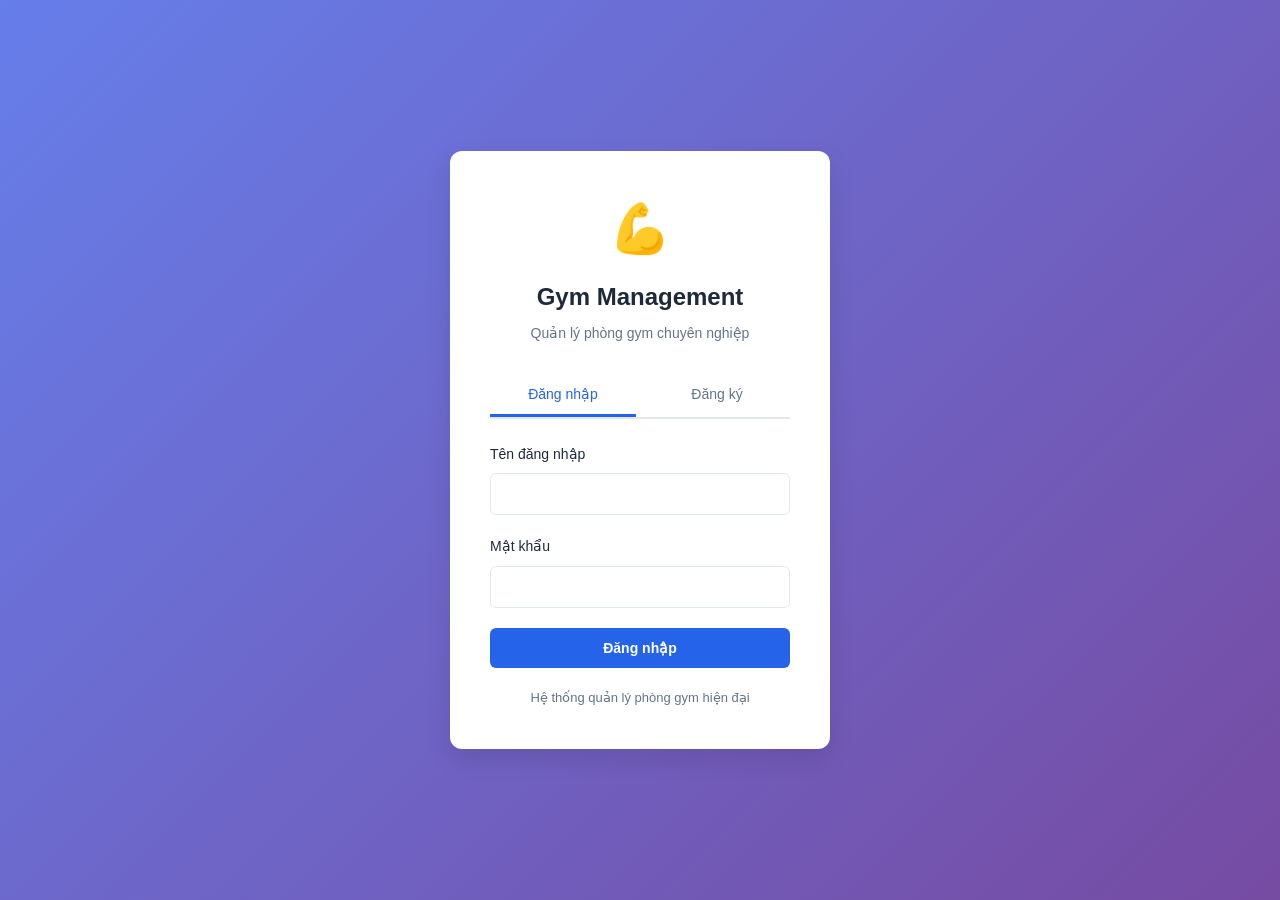
<file: GymManegement/wwwroot/index.html>
<!DOCTYPE html>
<html lang="vi">
<head>
    <meta charset="UTF-8">
    <meta name="viewport" content="width=device-width, initial-scale=1.0">
    <title>Dashboard - Gym Management</title>
    <link rel="stylesheet" href="css/style.css">
</head>
<body>
    <div class="app-container">
        <!-- Sidebar Navigation -->
        <aside id="sidebar" class="sidebar">
            <div class="sidebar-header">
                <div class="gym-logo">💪</div>
                <h2>Gym Manager</h2>
            </div>
            <nav id="sidebarNav" class="sidebar-nav">
                <!-- Navigation items will be dynamically generated based on role -->
            </nav>
        </aside>
        
        <!-- Main Content Area -->
        <div class="main-wrapper">
            <!-- Top Header Bar -->
            <header class="top-header">
                <button id="menuToggle" class="menu-toggle">☰</button>
                <div class="header-info">
                    <span id="userInfo" class="user-info"></span>
                    <!--<button id="changePasswordBtn" class="btn btn-sm btn-info" style="margin-right: 12px;">🔑 Đổi MK</button>-->
                    <button id="logoutBtn" class="btn-logout">Đăng xuất</button>
                </div>
            </header>
            
            <!-- Main Content -->
            <main id="main-content" class="main-content">
                <!-- Page content will be dynamically loaded here -->
            </main>
        </div>
    </div>
    
    <!-- Toast Notification -->
    <div id="toast" class="toast"></div>
    
    <!-- Loading Spinner -->
    <div id="loadingSpinner" class="loading-spinner" style="display: none;">
        <div class="spinner"></div>
    </div>
    
    <!-- Global Change Password Modal -->
    <div id="globalChangePasswordModal" class="modal">
        <div class="modal-content">
            <div class="modal-header">
                <h3 class="modal-title">Đổi Mật Khẩu</h3>
                <button class="modal-close" onclick="closeGlobalChangePasswordModal()">×</button>
            </div>
            <form id="globalChangePasswordForm">
                <div class="form-group">
                    <label>Mật khẩu cũ</label>
                    <input type="password" id="globalOldPassword" required minlength="6">
                </div>
                <div class="form-group">
                    <label>Mật khẩu mới</label>
                    <input type="password" id="globalNewPassword" required minlength="6">
                </div>
                <div class="form-group">
                    <label>Xác nhận mật khẩu mới</label>
                    <input type="password" id="globalConfirmNewPassword" required minlength="6">
                </div>
                <div id="globalChangePasswordError" class="error-message" style="display: none;"></div>
                <div class="modal-footer">
                    <button type="button" class="btn btn-sm" onclick="closeGlobalChangePasswordModal()">Hủy</button>
                    <button type="submit" class="btn btn-sm btn-primary">Đổi mật khẩu</button>
                </div>
            </form>
        </div>
    </div>
    
    <!-- Load all JS files -->
    <script src="js/api.js"></script>
    <script src="js/auth.js"></script>
    <script src="js/app.js"></script>
    <script src="js/dashboard.js"></script>
    <script src="js/members.js"></script>
    <script src="js/memberships.js"></script>
    <script src="js/trainers.js"></script>
    <script src="js/facilities.js"></script>
    <script src="js/schedules.js"></script>
    <script src="js/sessions.js"></script>
    <script src="js/checkins.js"></script>
    <script src="js/invoices.js"></script>
    <script src="js/payments.js"></script>
    <script src="js/reports.js"></script>
    <script src="js/users.js"></script>
    <script src="js/profile.js"></script>
    <script src="js/member-schedule.js"></script>
    
    <script>
        // Initialize app on page load
        if (!isLoggedIn()) {
            window.location.href = 'login.html';
        } else {
            initApp();
        }
        
        // Logout handler
        document.getElementById('logoutBtn').addEventListener('click', logout);
        
        // Change password handler
        document.getElementById('changePasswordBtn').addEventListener('click', showGlobalChangePasswordModal);
        document.getElementById('globalChangePasswordForm').addEventListener('submit', handleGlobalChangePassword);
        
        // Mobile menu toggle
        document.getElementById('menuToggle').addEventListener('click', () => {
            document.getElementById('sidebar').classList.toggle('active');
        });
        
        // Global change password functions
        function showGlobalChangePasswordModal() {
            document.getElementById('globalChangePasswordModal').classList.add('show');
            document.getElementById('globalChangePasswordForm').reset();
            document.getElementById('globalChangePasswordError').style.display = 'none';
        }
        
        function closeGlobalChangePasswordModal() {
            document.getElementById('globalChangePasswordModal').classList.remove('show');
        }
        
        async function handleGlobalChangePassword(e) {
            e.preventDefault();
            
            const oldPassword = document.getElementById('globalOldPassword').value;
            const newPassword = document.getElementById('globalNewPassword').value;
            const confirmPassword = document.getElementById('globalConfirmNewPassword').value;
            const errorDiv = document.getElementById('globalChangePasswordError');
            
            errorDiv.style.display = 'none';
            
            if (newPassword !== confirmPassword) {
                errorDiv.textContent = 'Mật khẩu xác nhận không khớp';
                errorDiv.style.display = 'block';
                return;
            }
            
            if (newPassword.length < 6) {
                errorDiv.textContent = 'Mật khẩu mới phải có ít nhất 6 ký tự';
                errorDiv.style.display = 'block';
                return;
            }
            
            try {
                showLoading();
                await apiFetch('/api/Auth/change-password', {
                    method: 'POST',
                    body: JSON.stringify({
                        oldPassword,
                        newPassword
                    })
                });
                hideLoading();
                showToast('Đổi mật khẩu thành công', 'success');
                closeGlobalChangePasswordModal();
            } catch (error) {
                hideLoading();
                errorDiv.textContent = 'Đổi mật khẩu thất bại: ' + error.message;
                errorDiv.style.display = 'block';
            }
        }
    </script>
</body>
</html>
</file>
<file: GymManegement/wwwroot/css/style.css>
/* CSS Variables */
:root {
    --primary: #2563eb;
    --accent: #6366f1;
    --bg: #f8fafc;
    --sidebar-bg: #1e293b;
    --header-bg: #ffffff;
    --card-bg: #ffffff;
    --text-primary: #1e293b;
    --text-secondary: #64748b;
    --border: #e2e8f0;
    --success: #10b981;
    --warning: #f59e0b;
    --danger: #ef4444;
    --info: #3b82f6;
    --shadow: 0 1px 3px rgba(0, 0, 0, 0.1);
    --shadow-lg: 0 10px 25px rgba(0, 0, 0, 0.1);
}

/* Reset & Base Styles */
* {
    margin: 0;
    padding: 0;
    box-sizing: border-box;
}

body {
    font-family: -apple-system, BlinkMacSystemFont, 'Segoe UI', Roboto, Oxygen, Ubuntu, Cantarell, sans-serif;
    color: var(--text-primary);
    background-color: var(--bg);
    line-height: 1.6;
}

/* Login Page */
.login-page {
    display: flex;
    align-items: center;
    justify-content: center;
    min-height: 100vh;
    background: linear-gradient(135deg, #667eea 0%, #764ba2 100%);
}

.login-container {
    width: 100%;
    max-width: 420px;
    padding: 20px;
}

.login-card {
    background: white;
    border-radius: 12px;
    padding: 40px;
    box-shadow: var(--shadow-lg);
}

.login-header {
    text-align: center;
    margin-bottom: 30px;
}

.gym-logo {
    font-size: 48px;
    margin-bottom: 10px;
}

.login-header h1 {
    font-size: 24px;
    color: var(--text-primary);
    margin-bottom: 5px;
}

.login-header p {
    color: var(--text-secondary);
    font-size: 14px;
}

.form-group {
    margin-bottom: 20px;
}

.form-group label {
    display: block;
    margin-bottom: 8px;
    color: var(--text-primary);
    font-weight: 500;
    font-size: 14px;
}

.form-group input {
    width: 100%;
    padding: 12px 16px;
    border: 1px solid var(--border);
    border-radius: 6px;
    font-size: 14px;
    transition: border-color 0.3s;
}

.form-group input:focus {
    outline: none;
    border-color: var(--primary);
}

.error-message {
    background: #fee2e2;
    color: #dc2626;
    padding: 12px;
    border-radius: 6px;
    margin-bottom: 20px;
    font-size: 14px;
}

.success-message {
    background: #d1fae5;
    color: #065f46;
    padding: 12px;
    border-radius: 6px;
    margin-bottom: 20px;
    font-size: 14px;
}

.auth-tabs {
    display: flex;
    gap: 8px;
    margin-bottom: 24px;
    border-bottom: 2px solid var(--border);
}

.auth-tab {
    flex: 1;
    padding: 12px;
    background: none;
    border: none;
    border-bottom: 3px solid transparent;
    cursor: pointer;
    font-size: 14px;
    font-weight: 500;
    color: var(--text-secondary);
    transition: all 0.3s;
}

.auth-tab:hover {
    color: var(--primary);
}

.auth-tab.active {
    color: var(--primary);
    border-bottom-color: var(--primary);
}

.btn-primary {
    background: var(--primary);
    color: white;
    border: none;
    padding: 12px 24px;
    border-radius: 6px;
    font-size: 14px;
    font-weight: 600;
    cursor: pointer;
    transition: background 0.3s;
}

.btn-primary:hover {
    background: #1d4ed8;
}

.btn-block {
    width: 100%;
}

.login-footer {
    margin-top: 20px;
    text-align: center;
    color: var(--text-secondary);
    font-size: 13px;
}

/* App Layout */
.app-container {
    display: flex;
    min-height: 100vh;
}

.sidebar {
    width: 260px;
    background: var(--sidebar-bg);
    color: white;
    position: fixed;
    left: 0;
    top: 0;
    bottom: 0;
    overflow-y: auto;
    transition: transform 0.3s;
    z-index: 1000;
}

.sidebar-header {
    padding: 20px;
    text-align: center;
    border-bottom: 1px solid rgba(255, 255, 255, 0.1);
}

.sidebar-header .gym-logo {
    font-size: 36px;
    margin-bottom: 10px;
}

.sidebar-header h2 {
    font-size: 18px;
    font-weight: 600;
}

.sidebar-nav {
    padding: 20px 0;
}

.nav-item {
    display: block;
    padding: 12px 20px;
    color: rgba(255, 255, 255, 0.7);
    text-decoration: none;
    transition: all 0.3s;
    cursor: pointer;
    border-left: 3px solid transparent;
}

.nav-item:hover {
    background: rgba(255, 255, 255, 0.1);
    color: white;
}

.nav-item.active {
    background: rgba(99, 102, 241, 0.2);
    color: white;
    border-left-color: var(--accent);
}

.main-wrapper {
    flex: 1;
    margin-left: 260px;
    display: flex;
    flex-direction: column;
}

.top-header {
    background: var(--header-bg);
    padding: 16px 24px;
    box-shadow: var(--shadow);
    display: flex;
    justify-content: space-between;
    align-items: center;
    position: sticky;
    top: 0;
    z-index: 100;
}

.menu-toggle {
    display: none;
    background: none;
    border: none;
    font-size: 24px;
    cursor: pointer;
    color: var(--text-primary);
}

.header-info {
    display: flex;
    align-items: center;
    gap: 16px;
}

.user-info {
    color: var(--text-secondary);
    font-size: 14px;
}

.btn-logout {
    background: var(--danger);
    color: white;
    border: none;
    padding: 8px 16px;
    border-radius: 6px;
    font-size: 14px;
    cursor: pointer;
    transition: background 0.3s;
}

.btn-logout:hover {
    background: #dc2626;
}

.main-content {
    padding: 24px;
    flex: 1;
}

/* Cards */
.card {
    background: var(--card-bg);
    border-radius: 8px;
    padding: 20px;
    box-shadow: var(--shadow);
    margin-bottom: 20px;
}

.card-header {
    display: flex;
    justify-content: space-between;
    align-items: center;
    margin-bottom: 16px;
    padding-bottom: 12px;
    border-bottom: 1px solid var(--border);
}

.card-title {
    font-size: 18px;
    font-weight: 600;
    color: var(--text-primary);
}

/* Buttons */
.btn {
    padding: 8px 16px;
    border: none;
    border-radius: 6px;
    font-size: 14px;
    cursor: pointer;
    transition: all 0.3s;
    font-weight: 500;
}

.btn-sm {
    padding: 6px 12px;
    font-size: 13px;
}

.btn-success {
    background: var(--success);
    color: white;
}

.btn-success:hover {
    background: #059669;
}

.btn-warning {
    background: var(--warning);
    color: white;
}

.btn-warning:hover {
    background: #d97706;
}

.btn-danger {
    background: var(--danger);
    color: white;
}

.btn-danger:hover {
    background: #dc2626;
}

.btn-info {
    background: var(--info);
    color: white;
}

.btn-info:hover {
    background: #2563eb;
}

/* Tables */
.table-container {
    overflow-x: auto;
}

table {
    width: 100%;
    border-collapse: collapse;
}

thead {
    background: var(--bg);
}

th {
    padding: 12px;
    text-align: left;
    font-weight: 600;
    color: var(--text-primary);
    font-size: 14px;
    border-bottom: 2px solid var(--border);
}

td {
    padding: 12px;
    border-bottom: 1px solid var(--border);
    font-size: 14px;
}

tbody tr:hover {
    background: #f9fafb;
}

/* Badges */
.badge {
    display: inline-block;
    padding: 4px 8px;
    border-radius: 4px;
    font-size: 12px;
    font-weight: 500;
}

.badge-success {
    background: #d1fae5;
    color: #065f46;
}

.badge-warning {
    background: #fef3c7;
    color: #92400e;
}

.badge-danger {
    background: #fee2e2;
    color: #991b1b;
}

.badge-info {
    background: #dbeafe;
    color: #1e40af;
}

/* Stats Grid */
.stats-grid {
    display: grid;
    grid-template-columns: repeat(auto-fit, minmax(240px, 1fr));
    gap: 20px;
    margin-bottom: 24px;
}

.stat-card {
    background: var(--card-bg);
    border-radius: 8px;
    padding: 20px;
    box-shadow: var(--shadow);
}

.stat-label {
    color: var(--text-secondary);
    font-size: 14px;
    margin-bottom: 8px;
}

.stat-value {
    font-size: 32px;
    font-weight: 700;
    color: var(--primary);
}

/* Toast Notifications */
.toast {
    position: fixed;
    top: 80px;
    right: 24px;
    min-width: 300px;
    padding: 16px;
    border-radius: 8px;
    box-shadow: var(--shadow-lg);
    transform: translateX(400px);
    transition: transform 0.3s;
    z-index: 2000;
}

.toast.show {
    transform: translateX(0);
}

.toast.success {
    background: var(--success);
    color: white;
}

.toast.error {
    background: var(--danger);
    color: white;
}

.toast.info {
    background: var(--info);
    color: white;
}

/* Loading Spinner */
.loading-spinner {
    position: fixed;
    top: 0;
    left: 0;
    right: 0;
    bottom: 0;
    background: rgba(0, 0, 0, 0.5);
    display: flex;
    align-items: center;
    justify-content: center;
    z-index: 3000;
}

.spinner {
    width: 48px;
    height: 48px;
    border: 4px solid rgba(255, 255, 255, 0.3);
    border-top-color: white;
    border-radius: 50%;
    animation: spin 1s linear infinite;
}

@keyframes spin {
    to { transform: rotate(360deg); }
}

/* Forms */
.form-row {
    display: grid;
    grid-template-columns: repeat(auto-fit, minmax(200px, 1fr));
    gap: 16px;
    margin-bottom: 16px;
}

/* Modal */
.modal {
    position: fixed;
    top: 0;
    left: 0;
    right: 0;
    bottom: 0;
    background: rgba(0, 0, 0, 0.5);
    display: none;
    align-items: center;
    justify-content: center;
    z-index: 2000;
}

.modal.show {
    display: flex;
}

.modal-content {
    background: white;
    border-radius: 8px;
    padding: 24px;
    max-width: 600px;
    width: 90%;
    max-height: 90vh;
    overflow-y: auto;
}

.modal-header {
    display: flex;
    justify-content: space-between;
    align-items: center;
    margin-bottom: 20px;
    padding-bottom: 12px;
    border-bottom: 1px solid var(--border);
}

.modal-title {
    font-size: 20px;
    font-weight: 600;
}

.modal-close {
    background: none;
    border: none;
    font-size: 24px;
    cursor: pointer;
    color: var(--text-secondary);
}

.modal-footer {
    display: flex;
    justify-content: flex-end;
    gap: 12px;
    margin-top: 20px;
    padding-top: 12px;
    border-top: 1px solid var(--border);
}

/* Pagination */
.pagination {
    display: flex;
    justify-content: center;
    align-items: center;
    gap: 8px;
    margin-top: 20px;
}

.pagination button {
    padding: 8px 12px;
    border: 1px solid var(--border);
    background: white;
    border-radius: 4px;
    cursor: pointer;
    transition: all 0.3s;
}

.pagination button:hover:not(:disabled) {
    background: var(--primary);
    color: white;
    border-color: var(--primary);
}

.pagination button:disabled {
    opacity: 0.5;
    cursor: not-allowed;
}

.pagination .page-info {
    padding: 8px 12px;
    color: var(--text-secondary);
    font-size: 14px;
}

/* Filters */
.filters {
    display: flex;
    gap: 12px;
    margin-bottom: 20px;
    flex-wrap: wrap;
}

.filters input,
.filters select {
    padding: 8px 12px;
    border: 1px solid var(--border);
    border-radius: 6px;
    font-size: 14px;
}

/* Responsive */
@media (max-width: 768px) {
    .sidebar {
        transform: translateX(-100%);
    }
    
    .sidebar.active {
        transform: translateX(0);
    }
    
    .main-wrapper {
        margin-left: 0;
    }
    
    .menu-toggle {
        display: block;
    }
    
    .stats-grid {
        grid-template-columns: 1fr;
    }
    
    .table-container {
        overflow-x: scroll;
    }
    
    .toast {
        left: 12px;
        right: 12px;
        min-width: auto;
    }
}

/* Empty State */
.empty-state {
    text-align: center;
    padding: 40px;
    color: var(--text-secondary);
}

.empty-state-icon {
    font-size: 48px;
    margin-bottom: 16px;
    opacity: 0.5;
}

.empty-state-text {
    font-size: 16px;
}

/* Action Buttons Group */
.action-buttons {
    display: flex;
    gap: 8px;
}

/* Total row in revenue tables */
.total-row {
    background-color: #f0f8ff;
    font-weight: bold;
    border-top: 2px solid #333;
}

.total-row td {
    padding: 12px 8px;
}
</file>
